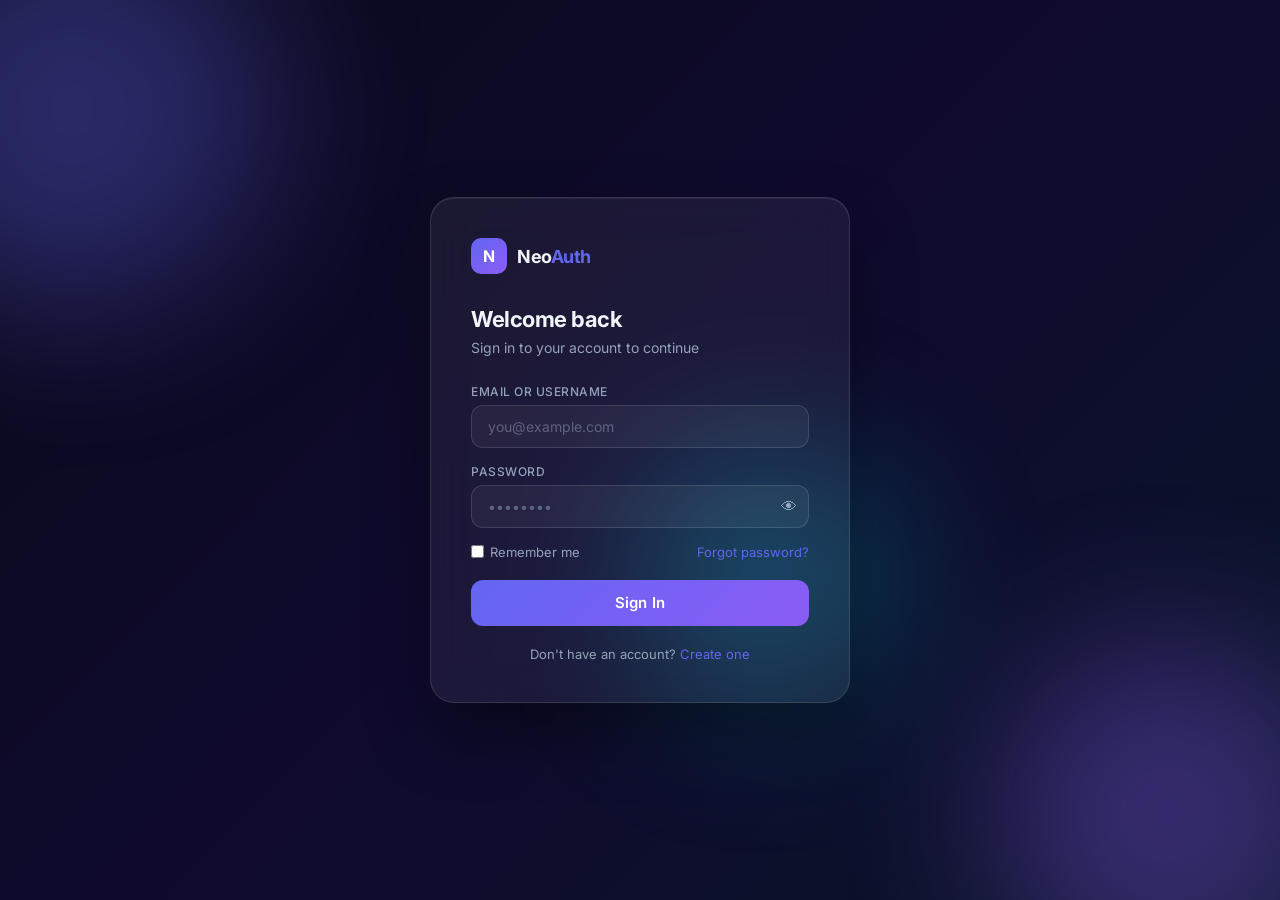
<file: Login-Authentication/index.html>
<!DOCTYPE html>
<html lang="en">
<head>
  <meta charset="UTF-8" />
  <meta name="viewport" content="width=device-width, initial-scale=1.0"/>
  <title>NeoAuth — Sign In</title>
  <link rel="stylesheet" href="style.css"/>
</head>
<body>
  <div class="bg">
    <div class="blob blob1"></div>
    <div class="blob blob2"></div>
    <div class="blob blob3"></div>
  </div>

  <div class="page">
    <div class="card">
      <div class="logo">
        <div class="logo-icon">N</div>
        <div class="logo-text">Neo<span>Auth</span></div>
      </div>

      <h1>Welcome back</h1>
      <p class="sub">Sign in to your account to continue</p>

      <div class="field">
        <label>Email or Username</label>
        <input id="identifier" type="text" placeholder="you@example.com" autocomplete="username"/>
      </div>

      <div class="field">
        <label>Password</label>
        <input id="pwd" type="password" placeholder="••••••••" autocomplete="current-password"/>
        <span class="eye" onclick="togglePwd('pwd')">👁</span>
      </div>

      <div class="row">
        <label><input id="remember" type="checkbox"/> Remember me</label>
        <a href="#">Forgot password?</a>
      </div>

      <button class="btn" onclick="login()">Sign In</button>

      <div class="footer-link">
        Don't have an account? <a href="signup.html" class="link">Create one</a>
      </div>
    </div>
  </div>

  <script src="script.js"></script>
</body>
</html>
</file>
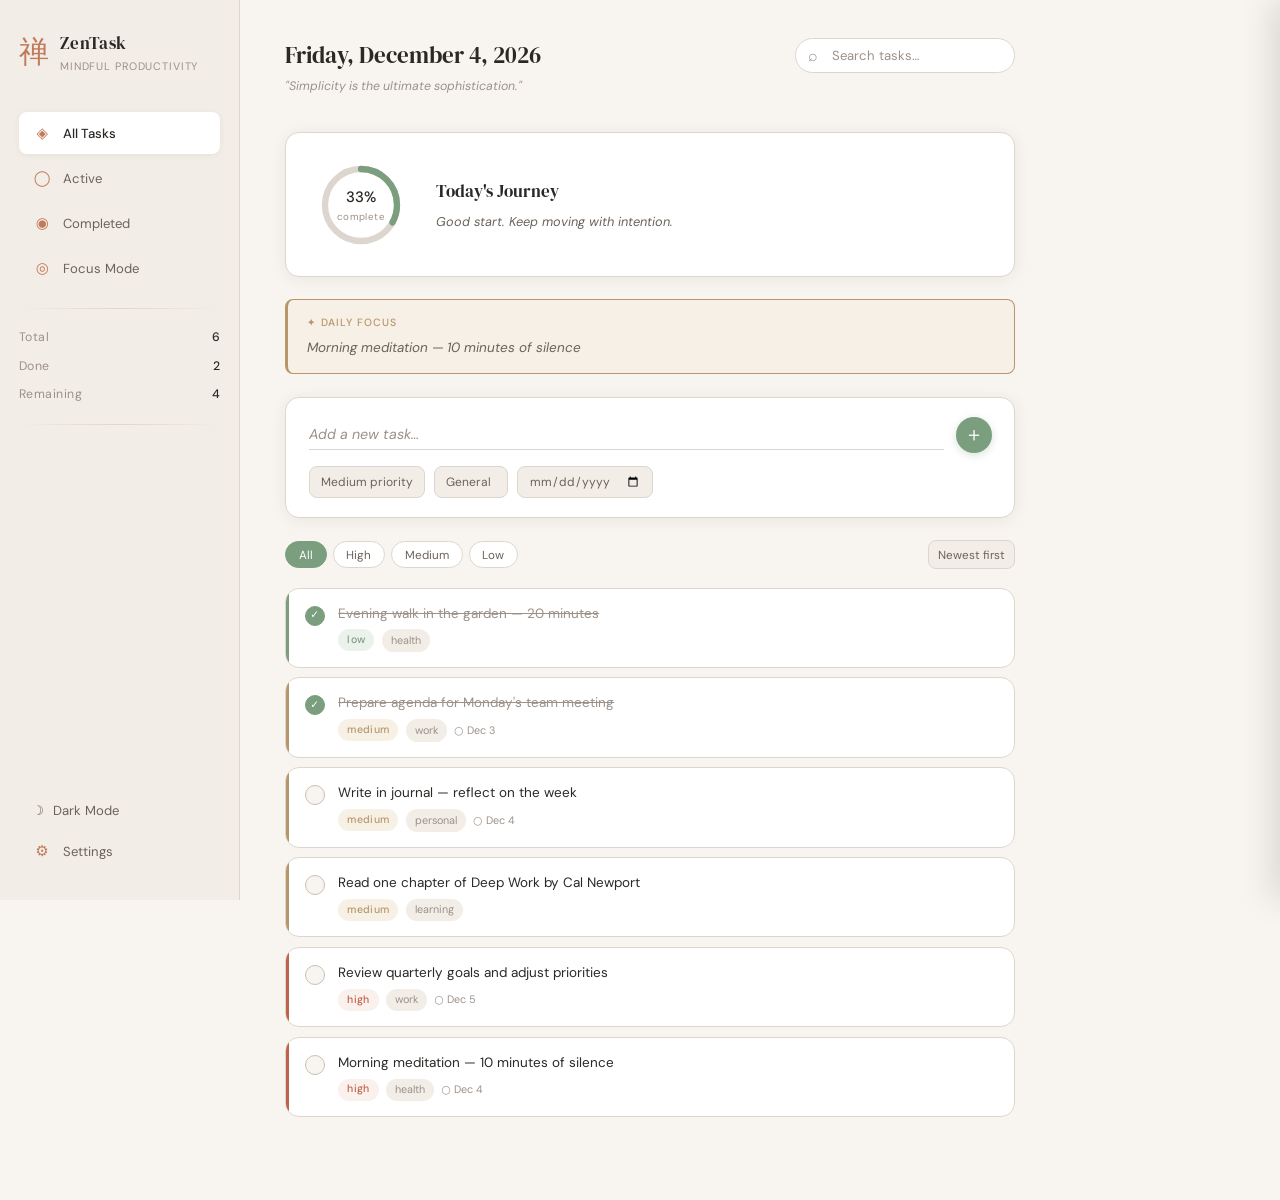
<file: Todo-App/index.html>
<!DOCTYPE html>
<html lang="en" data-theme="light">
<head>
  <meta charset="UTF-8"/>
  <meta name="viewport" content="width=device-width, initial-scale=1.0"/>
  <title>ZenTask — Mindful Productivity</title>
  <link rel="preconnect" href="https://fonts.googleapis.com"/>
  <link href="https://fonts.googleapis.com/css2?family=DM+Serif+Display:ital@0;1&family=DM+Sans:ital,wght@0,300;0,400;0,500;1,300&display=swap" rel="stylesheet"/>
  <link rel="stylesheet" href="style.css"/>
</head>
<body>

  <!-- SIDEBAR -->
  <aside class="sidebar" id="sidebar">
    <div class="sidebar-brand">
      <span class="brand-kanji">禅</span>
      <div>
        <div class="brand-name">ZenTask</div>
        <div class="brand-sub">mindful productivity</div>
      </div>
    </div>

    <nav class="sidebar-nav">
      <a href="#" class="nav-item active" data-view="all">
        <span class="nav-icon">◈</span>
        <span>All Tasks</span>
      </a>
      <a href="#" class="nav-item" data-view="active">
        <span class="nav-icon">◯</span>
        <span>Active</span>
      </a>
      <a href="#" class="nav-item" data-view="completed">
        <span class="nav-icon">◉</span>
        <span>Completed</span>
      </a>
      <a href="#" class="nav-item" data-view="focus">
        <span class="nav-icon">◎</span>
        <span>Focus Mode</span>
      </a>
    </nav>

    <div class="sidebar-divider"></div>

    <div class="sidebar-stats">
      <div class="stat-row">
        <span class="stat-label">Total</span>
        <span class="stat-val" id="stat-total">0</span>
      </div>
      <div class="stat-row">
        <span class="stat-label">Done</span>
        <span class="stat-val" id="stat-done">0</span>
      </div>
      <div class="stat-row">
        <span class="stat-label">Remaining</span>
        <span class="stat-val" id="stat-remaining">0</span>
      </div>
    </div>

    <div class="sidebar-divider"></div>

    <div class="sidebar-bottom">
      <button class="theme-toggle" id="themeToggle" title="Toggle dark mode">
        <span id="themeIcon">☽</span> Dark Mode
      </button>
      <button class="nav-item settings-btn" data-view="settings">
        <span class="nav-icon">⚙</span>
        <span>Settings</span>
      </button>
    </div>
  </aside>

  <!-- MOBILE HEADER -->
  <header class="mobile-header">
    <button class="menu-btn" id="menuBtn">☰</button>
    <span class="brand-name">ZenTask</span>
    <button class="theme-toggle-sm" id="themeToggleSm">☽</button>
  </header>

  <!-- MAIN CONTENT -->
  <main class="main" id="main">

    <!-- TOP BAR -->
    <div class="topbar">
      <div class="topbar-left">
        <div class="today-date" id="todayDate"></div>
        <div class="zen-quote" id="zenQuote"></div>
      </div>
      <div class="topbar-right">
        <div class="search-wrap">
          <span class="search-icon">⌕</span>
          <input type="text" id="searchInput" class="search-input" placeholder="Search tasks…" autocomplete="off"/>
        </div>
      </div>
    </div>

    <!-- PROGRESS SECTION -->
    <section class="progress-section" id="progressSection">
      <div class="progress-circle-wrap">
        <svg class="progress-ring" viewBox="0 0 100 100">
          <circle class="ring-bg" cx="50" cy="50" r="40"/>
          <circle class="ring-fill" id="ringFill" cx="50" cy="50" r="40"
            stroke-dasharray="251.2" stroke-dashoffset="251.2"/>
        </svg>
        <div class="progress-center">
          <div class="progress-pct" id="progressPct">0%</div>
          <div class="progress-label">complete</div>
        </div>
      </div>
      <div class="progress-text">
        <div class="progress-heading">Today's Journey</div>
        <p class="progress-desc" id="progressDesc">Begin with a single task. The path unfolds.</p>
      </div>
    </section>

    <!-- DAILY FOCUS -->
    <section class="focus-banner" id="focusBanner">
      <div class="focus-label">✦ Daily Focus</div>
      <div class="focus-task" id="focusTask">No focus task set. Mark a high-priority task to pin it here.</div>
    </section>

    <!-- ADD TASK FORM -->
    <section class="add-section">
      <div class="add-card" id="addCard">
        <div class="add-top">
          <input type="text" id="taskInput" class="task-input" placeholder="Add a new task…" maxlength="120" autocomplete="off"/>
          <button class="add-btn" id="addBtn" title="Add task (Enter)">＋</button>
        </div>
        <div class="add-meta">
          <select id="prioritySelect" class="meta-select">
            <option value="low">Low priority</option>
            <option value="medium" selected>Medium priority</option>
            <option value="high">High priority</option>
          </select>
          <select id="categorySelect" class="meta-select">
            <option value="general">General</option>
            <option value="work">Work</option>
            <option value="personal">Personal</option>
            <option value="health">Health</option>
            <option value="learning">Learning</option>
          </select>
          <input type="date" id="dueDateInput" class="meta-select" title="Due date"/>
        </div>
      </div>
    </section>

    <!-- FILTER BAR -->
    <div class="filter-bar">
      <div class="filter-chips">
        <button class="chip active" data-priority="all">All</button>
        <button class="chip" data-priority="high">High</button>
        <button class="chip" data-priority="medium">Medium</button>
        <button class="chip" data-priority="low">Low</button>
      </div>
      <div class="filter-right">
        <select id="sortSelect" class="meta-select sm">
          <option value="newest">Newest first</option>
          <option value="oldest">Oldest first</option>
          <option value="priority">By priority</option>
          <option value="due">By due date</option>
        </select>
      </div>
    </div>

    <!-- TASK LIST -->
    <section class="task-section">
      <div class="task-list" id="taskList">
        <!-- Tasks rendered by JS -->
      </div>
      <div class="empty-state" id="emptyState" style="display:none">
        <div class="empty-kanji">無</div>
        <div class="empty-title">Emptiness is potential</div>
        <div class="empty-sub">Add your first task to begin the journey.</div>
      </div>
    </section>

  </main>

  <!-- SETTINGS PANEL -->
  <div class="settings-overlay" id="settingsOverlay"></div>
  <aside class="settings-panel" id="settingsPanel">
    <div class="settings-header">
      <h2>Settings</h2>
      <button class="close-settings" id="closeSettings">✕</button>
    </div>
    <div class="settings-body">
      <div class="settings-group">
        <div class="settings-label">Clear all completed tasks</div>
        <button class="settings-btn-action danger" id="clearCompleted">Clear Completed</button>
      </div>
      <div class="settings-group">
        <div class="settings-label">Reset all tasks</div>
        <button class="settings-btn-action danger" id="resetAll">Reset Everything</button>
      </div>
      <div class="settings-group">
        <div class="settings-label">Keyboard shortcuts</div>
        <div class="shortcuts">
          <div class="shortcut-row"><kbd>Enter</kbd> Add task</div>
          <div class="shortcut-row"><kbd>Ctrl+F</kbd> Focus search</div>
          <div class="shortcut-row"><kbd>Ctrl+D</kbd> Toggle dark mode</div>
          <div class="shortcut-row"><kbd>Esc</kbd> Close panels</div>
        </div>
      </div>
      <div class="settings-group">
        <div class="settings-label">About ZenTask</div>
        <div class="about-text">Version 1.0 · Built with intention.<br/>Find clarity in simplicity.</div>
      </div>
    </div>
  </aside>

  <!-- EDIT MODAL -->
  <div class="modal-overlay" id="modalOverlay"></div>
  <div class="edit-modal" id="editModal">
    <div class="modal-header">
      <h3>Edit Task</h3>
      <button class="close-modal" id="closeModal">✕</button>
    </div>
    <div class="modal-body">
      <input type="text" id="editInput" class="task-input" maxlength="120" placeholder="Task name…"/>
      <div class="add-meta" style="margin-top:1rem">
        <select id="editPriority" class="meta-select">
          <option value="low">Low priority</option>
          <option value="medium">Medium priority</option>
          <option value="high">High priority</option>
        </select>
        <select id="editCategory" class="meta-select">
          <option value="general">General</option>
          <option value="work">Work</option>
          <option value="personal">Personal</option>
          <option value="health">Health</option>
          <option value="learning">Learning</option>
        </select>
        <input type="date" id="editDue" class="meta-select"/>
      </div>
    </div>
    <div class="modal-footer">
      <button class="btn-cancel" id="cancelEdit">Cancel</button>
      <button class="btn-save" id="saveEdit">Save Changes</button>
    </div>
  </div>

  <script src="script.js"></script>
</body>
</html>
</file>
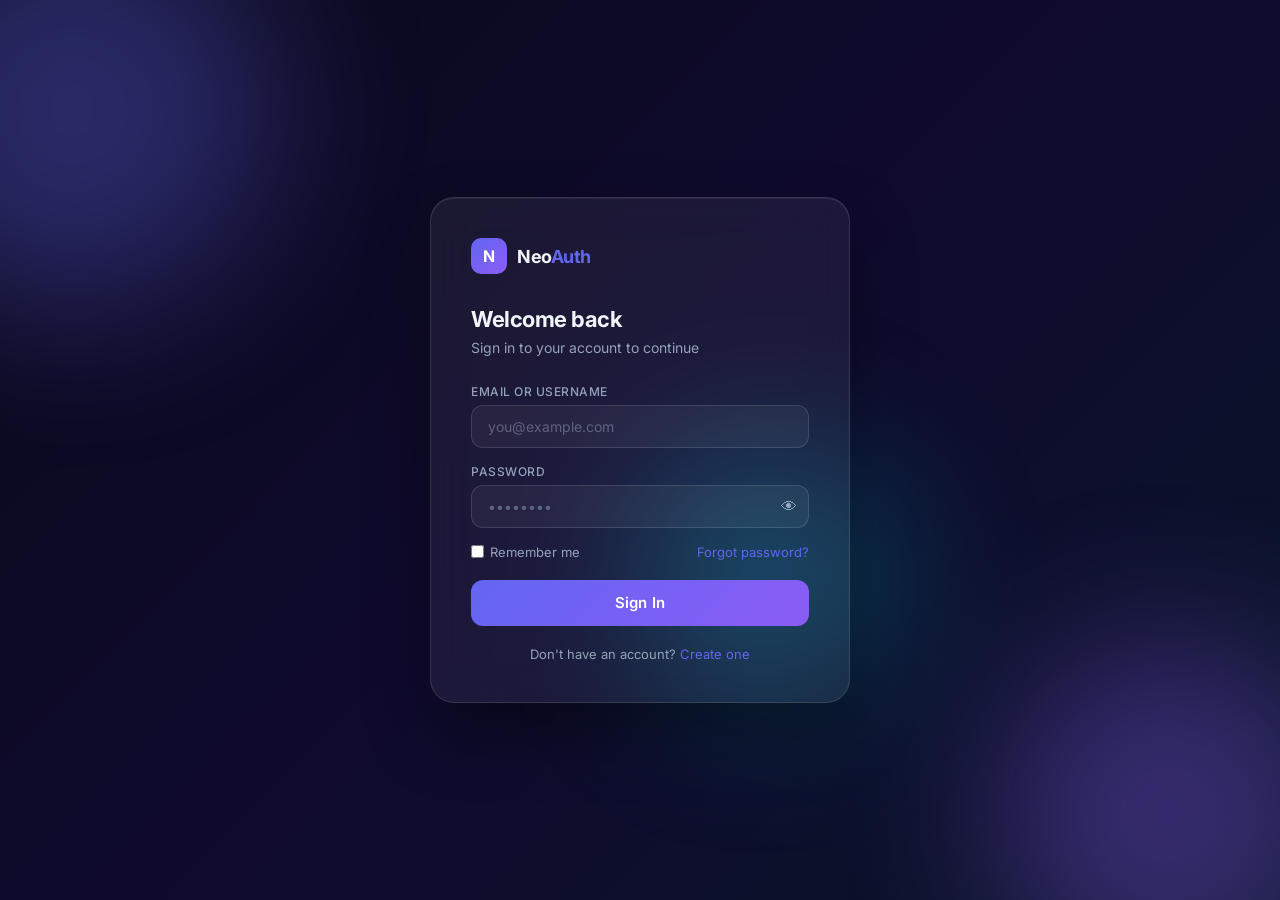
<file: Login-Authentication/dashboard.html>
<!DOCTYPE html>
<html lang="en">
<head>
  <meta charset="UTF-8"/>
  <meta name="viewport" content="width=device-width, initial-scale=1.0"/>
  <title>NeoAuth — Dashboard</title>
  <link rel="stylesheet" href="style.css"/>
</head>
<body>
  <div class="bg">
    <div class="blob blob1"></div>
    <div class="blob blob2"></div>
    <div class="blob blob3"></div>
  </div>

  <div class="dash-page">
    <header class="dash-header">
      <div class="dash-logo">
        <div class="logo-icon">N</div>
        <div class="logo-text">Neo<span style="color:var(--accent)">Auth</span></div>
      </div>
      <button class="logout-btn" onclick="logout()">Sign Out</button>
    </header>

    <div class="welcome">Good to see you, <span id="user-name">there</span> 👋</div>
    <p class="welcome-sub">Here's your session overview</p>

    <div class="grid">
      <div class="widget">
        <div class="widget-label">Status</div>
        <div><span class="badge green">● Authenticated</span></div>
        <div class="widget-sub" style="margin-top:8px">Session active</div>
      </div>
      <div class="widget">
        <div class="widget-label">Signed In At</div>
        <div class="widget-value" id="d-login">—</div>
        <div class="widget-sub" id="d-date">—</div>
      </div>
      <div class="widget">
        <div class="widget-label">Live Clock</div>
        <div class="widget-value" id="d-clock">—</div>
        <div class="widget-sub">Local time</div>
      </div>
    </div>

    <div class="profile-card">
      <div class="avatar" id="d-avatar">A</div>
      <div class="profile-info">
        <h3 id="d-name">—</h3>
        <p id="d-username">—</p>
        <p id="d-email">—</p>
      </div>
    </div>
  </div>

  <script src="script.js"></script>
  <script>initDashboard();</script>
</body>
</html>
</file>
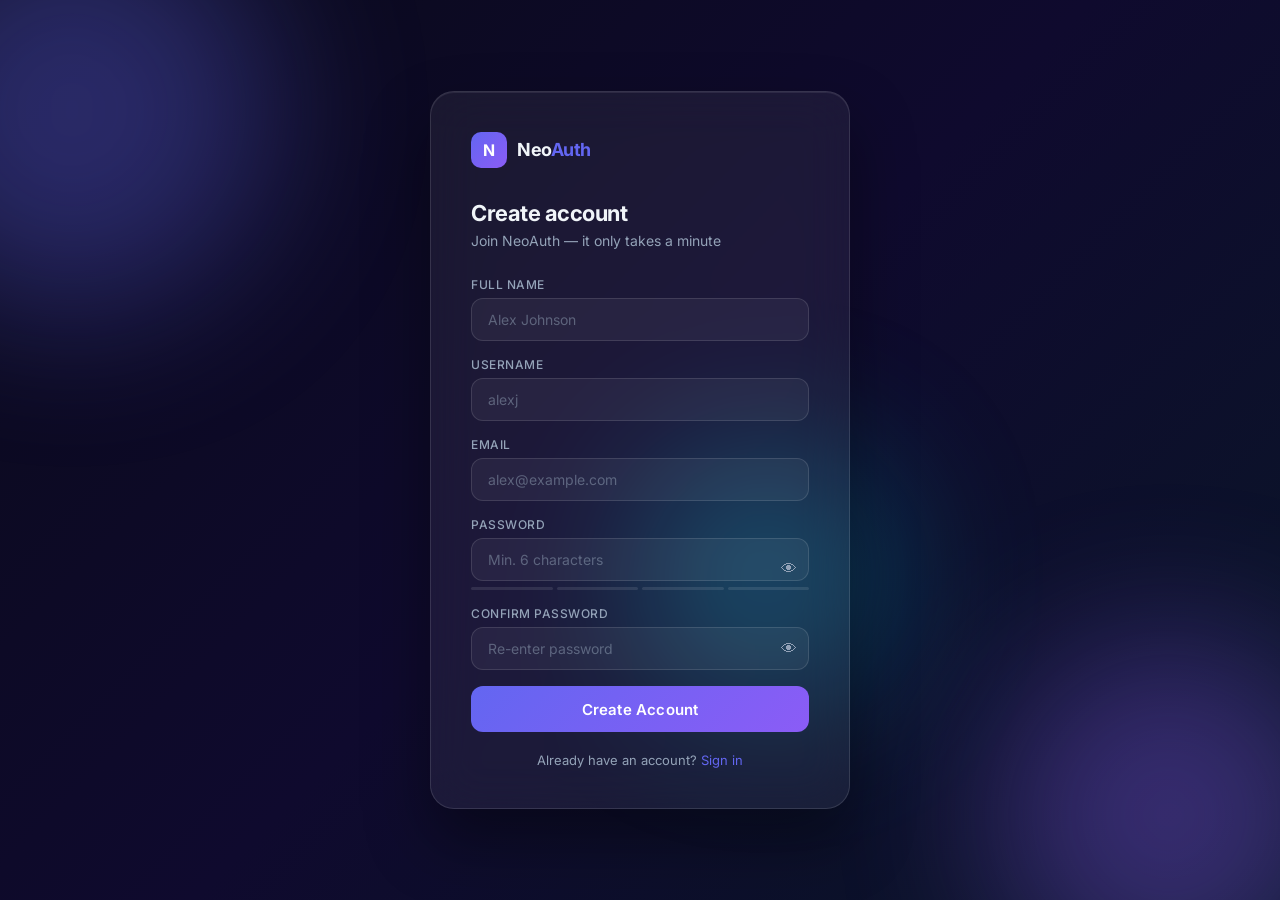
<file: Login-Authentication/signup.html>
<!DOCTYPE html>
<html lang="en">
<head>
  <meta charset="UTF-8"/>
  <meta name="viewport" content="width=device-width, initial-scale=1.0"/>
  <title>NeoAuth — Create Account</title>
  <link rel="stylesheet" href="style.css"/>
</head>
<body>
  <div class="bg">
    <div class="blob blob1"></div>
    <div class="blob blob2"></div>
    <div class="blob blob3"></div>
  </div>

  <div class="page">
    <div class="card">
      <div class="logo">
        <div class="logo-icon">N</div>
        <div class="logo-text">Neo<span>Auth</span></div>
      </div>

      <h1>Create account</h1>
      <p class="sub">Join NeoAuth — it only takes a minute</p>

      <div class="field">
        <label>Full Name</label>
        <input id="name" type="text" placeholder="Alex Johnson"/>
      </div>

      <div class="field">
        <label>Username</label>
        <input id="username" type="text" placeholder="alexj"/>
      </div>

      <div class="field">
        <label>Email</label>
        <input id="email" type="email" placeholder="alex@example.com"/>
      </div>

      <div class="field">
        <label>Password</label>
        <input id="pwd" type="password" placeholder="Min. 6 characters" oninput="updateStrength(this.value)"/>
        <span class="eye" onclick="togglePwd('pwd')">👁</span>
        <div class="strength-bar" id="strength">
          <span></span><span></span><span></span><span></span>
        </div>
      </div>

      <div class="field">
        <label>Confirm Password</label>
        <input id="cpwd" type="password" placeholder="Re-enter password"/>
        <span class="eye" onclick="togglePwd('cpwd')">👁</span>
      </div>

      <button class="btn" onclick="signup()">Create Account</button>

      <div class="footer-link">
        Already have an account? <a href="index.html" class="link">Sign in</a>
      </div>
    </div>
  </div>

  <script src="script.js"></script>
</body>
</html>
</file>
<file: Login-Authentication/style.css>
@import url('https://fonts.googleapis.com/css2?family=Inter:wght@300;400;500;600;700&display=swap');

*, *::before, *::after { box-sizing: border-box; margin: 0; padding: 0; }

:root {
  --glass: rgba(255,255,255,0.06);
  --glass-border: rgba(255,255,255,0.12);
  --accent: #6366f1;
  --accent2: #8b5cf6;
  --cyan: #06b6d4;
  --text: #f1f5f9;
  --muted: #94a3b8;
  --error: #f87171;
  --success: #34d399;
}

body {
  font-family: 'Inter', sans-serif;
  background: #0a0a1a;
  color: var(--text);
  min-height: 100vh;
  overflow-x: hidden;
}

/* Animated background */
.bg {
  position: fixed; inset: 0; z-index: 0;
  background: linear-gradient(135deg, #0a0a1a 0%, #0f0a2e 50%, #0a1628 100%);
}
.blob {
  position: absolute; border-radius: 50%;
  filter: blur(80px); opacity: 0.35; animation: drift 12s ease-in-out infinite;
}
.blob1 { width: 400px; height: 400px; background: #6366f1; top: -10%; left: -10%; animation-delay: 0s; }
.blob2 { width: 350px; height: 350px; background: #8b5cf6; bottom: -10%; right: -5%; animation-delay: -4s; }
.blob3 { width: 250px; height: 250px; background: #06b6d4; top: 50%; left: 50%; animation-delay: -8s; }

@keyframes drift {
  0%,100% { transform: translate(0,0) scale(1); }
  33% { transform: translate(30px,-30px) scale(1.05); }
  66% { transform: translate(-20px,20px) scale(0.95); }
}

/* Layout */
.page { position: relative; z-index: 1; min-height: 100vh; display: flex; align-items: center; justify-content: center; padding: 2rem; }

/* Card */
.card {
  background: var(--glass);
  border: 1px solid var(--glass-border);
  backdrop-filter: blur(24px);
  -webkit-backdrop-filter: blur(24px);
  border-radius: 24px;
  padding: 2.5rem;
  width: 100%; max-width: 420px;
  box-shadow: 0 32px 64px rgba(0,0,0,0.4), inset 0 1px 0 rgba(255,255,255,0.08);
}

/* Logo */
.logo { display: flex; align-items: center; gap: 10px; margin-bottom: 2rem; }
.logo-icon {
  width: 36px; height: 36px; border-radius: 10px;
  background: linear-gradient(135deg, var(--accent), var(--accent2));
  display: flex; align-items: center; justify-content: center;
  font-size: 16px; font-weight: 700; color: #fff;
}
.logo-text { font-size: 18px; font-weight: 700; letter-spacing: -0.5px; }
.logo-text span { color: var(--accent); }

.card h1 { font-size: 22px; font-weight: 700; margin-bottom: 0.4rem; letter-spacing: -0.5px; }
.card p.sub { color: var(--muted); font-size: 14px; margin-bottom: 1.75rem; }

/* Form */
.field { margin-bottom: 1rem; position: relative; }
.field label { display: block; font-size: 12px; font-weight: 500; color: var(--muted); margin-bottom: 6px; letter-spacing: 0.5px; text-transform: uppercase; }
.field input {
  width: 100%; padding: 0.75rem 1rem;
  background: rgba(255,255,255,0.05);
  border: 1px solid var(--glass-border);
  border-radius: 12px; color: var(--text);
  font-family: 'Inter', sans-serif; font-size: 14px;
  transition: border-color 0.2s, background 0.2s;
  outline: none;
}
.field input:focus { border-color: var(--accent); background: rgba(99,102,241,0.08); }
.field input::placeholder { color: rgba(148,163,184,0.5); }
.field .eye { position: absolute; right: 12px; bottom: 12px; cursor: pointer; color: var(--muted); font-size: 16px; user-select: none; }

/* Password strength */
.strength-bar { display: flex; gap: 4px; margin-top: 6px; }
.strength-bar span { flex: 1; height: 3px; border-radius: 99px; background: rgba(255,255,255,0.1); transition: background 0.3s; }
.strength-bar.s1 span:nth-child(1) { background: var(--error); }
.strength-bar.s2 span:nth-child(-n+2) { background: #f59e0b; }
.strength-bar.s3 span:nth-child(-n+3) { background: #3b82f6; }
.strength-bar.s4 span { background: var(--success); }

/* Extras */
.row { display: flex; justify-content: space-between; align-items: center; margin-bottom: 1.25rem; font-size: 13px; }
.row label { display: flex; align-items: center; gap: 6px; cursor: pointer; color: var(--muted); }
.row a, .link { color: var(--accent); text-decoration: none; font-size: 13px; }
.row a:hover, .link:hover { text-decoration: underline; }

/* Button */
.btn {
  width: 100%; padding: 0.85rem;
  background: linear-gradient(135deg, var(--accent), var(--accent2));
  border: none; border-radius: 12px;
  color: #fff; font-family: 'Inter', sans-serif;
  font-size: 15px; font-weight: 600;
  cursor: pointer; letter-spacing: 0.2px;
  transition: opacity 0.2s, transform 0.15s;
  position: relative; overflow: hidden;
}
.btn:hover { opacity: 0.9; transform: translateY(-1px); }
.btn:active { transform: scale(0.98); }
.btn:disabled { opacity: 0.6; cursor: not-allowed; }

.divider { text-align: center; color: var(--muted); font-size: 13px; margin: 1.25rem 0; }
.footer-link { text-align: center; margin-top: 1.25rem; font-size: 13px; color: var(--muted); }

/* Toast */
.toast {
  position: fixed; bottom: 2rem; left: 50%; transform: translateX(-50%) translateY(20px);
  padding: 0.75rem 1.5rem; border-radius: 12px;
  font-size: 14px; font-weight: 500;
  opacity: 0; transition: all 0.3s; z-index: 999; white-space: nowrap;
  backdrop-filter: blur(12px); border: 1px solid;
}
.toast.show { opacity: 1; transform: translateX(-50%) translateY(0); }
.toast.success { background: rgba(52,211,153,0.15); border-color: rgba(52,211,153,0.3); color: var(--success); }
.toast.error { background: rgba(248,113,113,0.15); border-color: rgba(248,113,113,0.3); color: var(--error); }

/* Dashboard */
.dash-page { position: relative; z-index: 1; min-height: 100vh; padding: 2rem; }
.dash-header {
  display: flex; justify-content: space-between; align-items: center;
  margin-bottom: 2.5rem; padding-bottom: 1.25rem;
  border-bottom: 1px solid var(--glass-border);
}
.dash-logo { display: flex; align-items: center; gap: 10px; }
.logout-btn {
  padding: 0.5rem 1.25rem; border-radius: 10px;
  background: rgba(248,113,113,0.1); border: 1px solid rgba(248,113,113,0.2);
  color: var(--error); font-size: 13px; font-weight: 500;
  cursor: pointer; font-family: 'Inter', sans-serif;
  transition: background 0.2s;
}
.logout-btn:hover { background: rgba(248,113,113,0.2); }

.welcome { font-size: 28px; font-weight: 700; letter-spacing: -0.5px; margin-bottom: 0.4rem; }
.welcome span { background: linear-gradient(90deg, var(--accent), var(--cyan)); -webkit-background-clip: text; -webkit-text-fill-color: transparent; }
.welcome-sub { color: var(--muted); font-size: 15px; margin-bottom: 2rem; }

.grid { display: grid; grid-template-columns: repeat(auto-fit, minmax(200px, 1fr)); gap: 1rem; margin-bottom: 1.5rem; }
.widget {
  background: var(--glass); border: 1px solid var(--glass-border);
  backdrop-filter: blur(16px); border-radius: 18px; padding: 1.5rem;
}
.widget-label { font-size: 11px; font-weight: 600; letter-spacing: 1px; text-transform: uppercase; color: var(--muted); margin-bottom: 0.75rem; }
.widget-value { font-size: 22px; font-weight: 700; letter-spacing: -0.5px; }
.widget-sub { font-size: 13px; color: var(--muted); margin-top: 4px; }
.badge { display: inline-flex; align-items: center; gap: 5px; padding: 4px 10px; border-radius: 99px; font-size: 12px; font-weight: 600; }
.badge.green { background: rgba(52,211,153,0.15); color: var(--success); }

.profile-card {
  background: var(--glass); border: 1px solid var(--glass-border);
  backdrop-filter: blur(16px); border-radius: 18px; padding: 1.75rem;
  display: flex; align-items: center; gap: 1.25rem;
}
.avatar {
  width: 56px; height: 56px; border-radius: 16px; flex-shrink: 0;
  background: linear-gradient(135deg, var(--accent), var(--cyan));
  display: flex; align-items: center; justify-content: center;
  font-size: 22px; font-weight: 700; color: #fff;
}
.profile-info h3 { font-size: 17px; font-weight: 600; margin-bottom: 3px; }
.profile-info p { font-size: 13px; color: var(--muted); }

@media (max-width: 480px) {
  .card { padding: 1.75rem; }
  .welcome { font-size: 22px; }
}
</file>
<file: Todo-App/style.css>
/* ============================================
   ZenTask — Japanese Zen Productivity
   Typography: DM Serif Display + DM Sans
   Palette: Off-white, Warm Beige, Charcoal,
            Sage Green, Terracotta
============================================ */

@import url('https://fonts.googleapis.com/css2?family=DM+Serif+Display:ital@0;1&family=DM+Sans:ital,wght@0,300;0,400;0,500;1,300&display=swap');

/* ---- CSS Variables ---- */
:root {
  --bg:          #F8F5F0;
  --bg2:         #F2EDE6;
  --bg3:         #EBE4DB;
  --surface:     #FFFFFF;
  --border:      #DDD6CE;
  --border2:     #C8BFB4;
  --text:        #2C2825;
  --text2:       #6B635A;
  --text3:       #9C9189;
  --sage:        #7A9E7E;
  --sage-light:  #EBF1EB;
  --sage-mid:    #A8C5AB;
  --terra:       #C17A5A;
  --terra-light: #F5EDE8;
  --gold:        #B8956A;
  --gold-light:  #F7F0E6;
  --high-color:  #C0624A;
  --high-bg:     #FAF0EC;
  --med-color:   #B8956A;
  --med-bg:      #F7F0E4;
  --low-color:   #7A9E7E;
  --low-bg:      #EBF1EB;
  --shadow:      0 2px 16px rgba(44,40,37,0.07);
  --shadow-sm:   0 1px 6px rgba(44,40,37,0.06);
  --radius:      14px;
  --radius-sm:   8px;
  --transition:  0.22s ease;
  --sidebar-w:   240px;
  --serif:       'DM Serif Display', Georgia, serif;
  --sans:        'DM Sans', system-ui, sans-serif;
}

[data-theme="dark"] {
  --bg:          #1A1714;
  --bg2:         #221F1B;
  --bg3:         #2A2520;
  --surface:     #2E2A25;
  --border:      #3D3830;
  --border2:     #4E4740;
  --text:        #EDE8E2;
  --text2:       #A09890;
  --text3:       #6B635A;
  --sage:        #7A9E7E;
  --sage-light:  #1E2E1F;
  --sage-mid:    #4A6E4D;
  --terra:       #C17A5A;
  --terra-light: #2A1E18;
  --gold:        #B8956A;
  --gold-light:  #2A2218;
  --high-bg:     #2A1C18;
  --med-bg:      #2A2218;
  --low-bg:      #1A2A1C;
  --shadow:      0 2px 20px rgba(0,0,0,0.35);
  --shadow-sm:   0 1px 8px rgba(0,0,0,0.25);
}

/* ---- Reset ---- */
*, *::before, *::after { box-sizing: border-box; margin: 0; padding: 0; }
html { font-size: 15px; }
body {
  font-family: var(--sans);
  background: var(--bg);
  color: var(--text);
  display: flex;
  min-height: 100vh;
  transition: background var(--transition), color var(--transition);
  line-height: 1.6;
}
a { text-decoration: none; color: inherit; }
button { font-family: var(--sans); cursor: pointer; border: none; background: none; }
input, select { font-family: var(--sans); }
::selection { background: var(--sage-light); color: var(--text); }

/* ---- Custom Scrollbar ---- */
::-webkit-scrollbar { width: 5px; }
::-webkit-scrollbar-track { background: var(--bg); }
::-webkit-scrollbar-thumb { background: var(--border2); border-radius: 99px; }

/* ============================================
   SIDEBAR
============================================ */
.sidebar {
  width: var(--sidebar-w);
  min-height: 100vh;
  background: var(--bg2);
  border-right: 1px solid var(--border);
  display: flex;
  flex-direction: column;
  padding: 2rem 1.25rem;
  position: sticky;
  top: 0;
  height: 100vh;
  overflow-y: auto;
  flex-shrink: 0;
  transition: background var(--transition), border-color var(--transition);
}

.sidebar-brand {
  display: flex;
  align-items: center;
  gap: 0.75rem;
  margin-bottom: 2.5rem;
}
.brand-kanji {
  font-family: var(--serif);
  font-size: 2rem;
  color: var(--terra);
  line-height: 1;
  flex-shrink: 0;
}
.brand-name {
  font-family: var(--serif);
  font-size: 1.15rem;
  color: var(--text);
  letter-spacing: 0.02em;
}
.brand-sub {
  font-size: 0.72rem;
  color: var(--text3);
  letter-spacing: 0.08em;
  text-transform: uppercase;
}

/* Nav */
.sidebar-nav { display: flex; flex-direction: column; gap: 0.2rem; }

.nav-item {
  display: flex;
  align-items: center;
  gap: 0.7rem;
  padding: 0.6rem 0.9rem;
  border-radius: var(--radius-sm);
  color: var(--text2);
  font-size: 0.875rem;
  font-weight: 400;
  transition: background var(--transition), color var(--transition);
  cursor: pointer;
  border: none;
  background: none;
  width: 100%;
  text-align: left;
}
.nav-item:hover { background: var(--bg3); color: var(--text); }
.nav-item.active { background: var(--surface); color: var(--text); box-shadow: var(--shadow-sm); font-weight: 500; }
.nav-icon { font-size: 1rem; width: 20px; text-align: center; color: var(--terra); }

/* Divider — bamboo-inspired */
.sidebar-divider {
  height: 1px;
  background: linear-gradient(90deg, transparent, var(--border), transparent);
  margin: 1.25rem 0;
}

/* Stats */
.sidebar-stats { display: flex; flex-direction: column; gap: 0.6rem; }
.stat-row {
  display: flex;
  justify-content: space-between;
  align-items: center;
  font-size: 0.82rem;
}
.stat-label { color: var(--text3); letter-spacing: 0.04em; }
.stat-val { font-weight: 500; color: var(--text); font-variant-numeric: tabular-nums; }

.sidebar-bottom { margin-top: auto; display: flex; flex-direction: column; gap: 0.3rem; }
.theme-toggle {
  display: flex; align-items: center; gap: 0.6rem;
  padding: 0.55rem 0.9rem;
  border-radius: var(--radius-sm);
  color: var(--text2); font-size: 0.875rem;
  transition: background var(--transition), color var(--transition);
  width: 100%;
}
.theme-toggle:hover { background: var(--bg3); color: var(--text); }

/* ============================================
   MOBILE HEADER
============================================ */
.mobile-header {
  display: none;
  position: fixed; top: 0; left: 0; right: 0; z-index: 200;
  background: var(--bg2);
  border-bottom: 1px solid var(--border);
  padding: 0.75rem 1.25rem;
  align-items: center;
  justify-content: space-between;
}
.menu-btn, .theme-toggle-sm {
  background: none; border: none; font-size: 1.2rem;
  color: var(--text2); cursor: pointer; padding: 0.25rem;
}

/* ============================================
   MAIN AREA
============================================ */
.main {
  flex: 1;
  padding: 2.5rem 3rem;
  max-width: 820px;
  overflow-y: auto;
}

/* ---- Topbar ---- */
.topbar {
  display: flex;
  justify-content: space-between;
  align-items: flex-start;
  margin-bottom: 2.5rem;
  gap: 1rem;
  flex-wrap: wrap;
}
.today-date {
  font-family: var(--serif);
  font-size: 1.5rem;
  color: var(--text);
  margin-bottom: 0.2rem;
}
.zen-quote {
  font-size: 0.82rem;
  color: var(--text3);
  font-style: italic;
  max-width: 380px;
  line-height: 1.5;
}

/* Search */
.search-wrap {
  position: relative;
  display: flex;
  align-items: center;
}
.search-icon {
  position: absolute;
  left: 0.85rem;
  color: var(--text3);
  font-size: 1.05rem;
  pointer-events: none;
}
.search-input {
  background: var(--surface);
  border: 1px solid var(--border);
  border-radius: 99px;
  padding: 0.55rem 1.1rem 0.55rem 2.4rem;
  font-size: 0.875rem;
  color: var(--text);
  width: 220px;
  transition: border-color var(--transition), box-shadow var(--transition);
  outline: none;
}
.search-input:focus { border-color: var(--sage); box-shadow: 0 0 0 3px var(--sage-light); }
.search-input::placeholder { color: var(--text3); }

/* ---- Progress Section ---- */
.progress-section {
  display: flex;
  align-items: center;
  gap: 2rem;
  background: var(--surface);
  border: 1px solid var(--border);
  border-radius: var(--radius);
  padding: 1.75rem 2rem;
  margin-bottom: 1.5rem;
  box-shadow: var(--shadow);
  transition: background var(--transition);
}
.progress-circle-wrap {
  position: relative;
  width: 90px;
  height: 90px;
  flex-shrink: 0;
}
.progress-ring { width: 90px; height: 90px; transform: rotate(-90deg); }
.ring-bg { fill: none; stroke: var(--border); stroke-width: 7; }
.ring-fill {
  fill: none;
  stroke: var(--sage);
  stroke-width: 7;
  stroke-linecap: round;
  transition: stroke-dashoffset 0.7s ease;
}
.progress-center {
  position: absolute;
  top: 50%; left: 50%;
  transform: translate(-50%, -50%);
  text-align: center;
}
.progress-pct { font-size: 1rem; font-weight: 500; color: var(--text); }
.progress-label { font-size: 0.65rem; color: var(--text3); letter-spacing: 0.05em; }
.progress-heading {
  font-family: var(--serif);
  font-size: 1.15rem;
  color: var(--text);
  margin-bottom: 0.4rem;
}
.progress-desc { font-size: 0.85rem; color: var(--text2); font-style: italic; line-height: 1.5; }

/* ---- Focus Banner ---- */
.focus-banner {
  background: var(--gold-light);
  border: 1px solid var(--gold);
  border-left: 3px solid var(--gold);
  border-radius: var(--radius-sm);
  padding: 1rem 1.25rem;
  margin-bottom: 1.5rem;
  transition: background var(--transition);
}
.focus-label {
  font-size: 0.7rem;
  font-weight: 500;
  letter-spacing: 0.1em;
  text-transform: uppercase;
  color: var(--gold);
  margin-bottom: 0.3rem;
}
.focus-task { font-size: 0.9rem; color: var(--text2); font-style: italic; }

/* ---- Add Section ---- */
.add-section { margin-bottom: 1.5rem; }
.add-card {
  background: var(--surface);
  border: 1px solid var(--border);
  border-radius: var(--radius);
  padding: 1.25rem 1.5rem;
  box-shadow: var(--shadow);
  transition: border-color var(--transition), background var(--transition);
}
.add-card:focus-within { border-color: var(--sage-mid); }
.add-top { display: flex; gap: 0.75rem; align-items: center; margin-bottom: 0.9rem; }
.task-input {
  flex: 1;
  background: none;
  border: none;
  border-bottom: 1px solid var(--border);
  padding: 0.4rem 0;
  font-size: 0.95rem;
  color: var(--text);
  outline: none;
  transition: border-color var(--transition);
}
.task-input:focus { border-bottom-color: var(--sage); }
.task-input::placeholder { color: var(--text3); font-style: italic; }
.add-btn {
  width: 36px; height: 36px;
  border-radius: 50%;
  background: var(--sage);
  color: #fff;
  font-size: 1.3rem;
  line-height: 1;
  display: flex; align-items: center; justify-content: center;
  flex-shrink: 0;
  transition: background var(--transition), transform 0.15s;
  box-shadow: 0 2px 8px rgba(122,158,126,0.3);
}
.add-btn:hover { background: var(--sage-mid); transform: scale(1.07); }
.add-btn:active { transform: scale(0.95); }

/* Meta row */
.add-meta { display: flex; gap: 0.6rem; flex-wrap: wrap; }
.meta-select {
  background: var(--bg2);
  border: 1px solid var(--border);
  border-radius: var(--radius-sm);
  padding: 0.4rem 0.75rem;
  font-size: 0.8rem;
  color: var(--text2);
  outline: none;
  cursor: pointer;
  transition: border-color var(--transition);
  appearance: none;
  -webkit-appearance: none;
}
.meta-select:focus { border-color: var(--sage); }
.meta-select.sm { font-size: 0.78rem; padding: 0.35rem 0.6rem; }

/* ---- Filter Bar ---- */
.filter-bar {
  display: flex;
  justify-content: space-between;
  align-items: center;
  margin-bottom: 1.25rem;
  flex-wrap: wrap;
  gap: 0.6rem;
}
.filter-chips { display: flex; gap: 0.4rem; flex-wrap: wrap; }
.chip {
  padding: 0.3rem 0.85rem;
  border-radius: 99px;
  border: 1px solid var(--border);
  font-size: 0.78rem;
  color: var(--text2);
  background: var(--surface);
  transition: all var(--transition);
  cursor: pointer;
}
.chip:hover { border-color: var(--sage-mid); color: var(--sage); }
.chip.active { background: var(--sage); border-color: var(--sage); color: #fff; }
.filter-right { display: flex; align-items: center; }

/* ============================================
   TASK CARDS
============================================ */
.task-section { padding-bottom: 3rem; }
.task-list { display: flex; flex-direction: column; gap: 0.65rem; }

.task-card {
  background: var(--surface);
  border: 1px solid var(--border);
  border-radius: var(--radius);
  padding: 1rem 1.25rem;
  display: flex;
  align-items: flex-start;
  gap: 0.9rem;
  transition: box-shadow var(--transition), border-color var(--transition), transform var(--transition), background var(--transition);
  animation: fadeSlide 0.3s ease both;
  position: relative;
  overflow: hidden;
}
.task-card::before {
  content: '';
  position: absolute;
  left: 0; top: 0; bottom: 0;
  width: 3px;
  border-radius: 99px 0 0 99px;
  background: var(--border2);
  transition: background var(--transition);
}
.task-card.high::before { background: var(--high-color); }
.task-card.medium::before { background: var(--med-color); }
.task-card.low::before { background: var(--low-color); }
.task-card:hover { box-shadow: var(--shadow); border-color: var(--border2); transform: translateY(-1px); }
.task-card.completed { opacity: 0.55; }
.task-card.completed .task-text { text-decoration: line-through; color: var(--text3); }

@keyframes fadeSlide {
  from { opacity: 0; transform: translateY(8px); }
  to   { opacity: 1; transform: translateY(0); }
}

/* Checkbox */
.task-check {
  width: 20px; height: 20px;
  border-radius: 50%;
  border: 1.5px solid var(--border2);
  flex-shrink: 0;
  margin-top: 2px;
  cursor: pointer;
  display: flex; align-items: center; justify-content: center;
  transition: background var(--transition), border-color var(--transition);
  background: var(--bg);
  font-size: 0.7rem;
  color: transparent;
}
.task-check:hover { border-color: var(--sage); }
.task-check.checked { background: var(--sage); border-color: var(--sage); color: #fff; }

/* Task body */
.task-body { flex: 1; min-width: 0; }
.task-text {
  font-size: 0.9rem;
  color: var(--text);
  line-height: 1.5;
  margin-bottom: 0.35rem;
  word-break: break-word;
}
.task-meta-row { display: flex; align-items: center; gap: 0.5rem; flex-wrap: wrap; }
.task-tag {
  display: inline-flex; align-items: center;
  padding: 0.18rem 0.6rem;
  border-radius: 99px;
  font-size: 0.7rem;
  font-weight: 500;
  letter-spacing: 0.03em;
}
.tag-high   { background: var(--high-bg); color: var(--high-color); }
.tag-medium { background: var(--med-bg);  color: var(--med-color); }
.tag-low    { background: var(--low-bg);  color: var(--low-color); }
.task-cat {
  font-size: 0.72rem;
  color: var(--text3);
  padding: 0.18rem 0.6rem;
  background: var(--bg2);
  border-radius: 99px;
}
.task-due {
  font-size: 0.72rem;
  color: var(--text3);
  display: flex; align-items: center; gap: 0.25rem;
}
.task-due.overdue { color: var(--high-color); }

/* Task actions */
.task-actions { display: flex; gap: 0.3rem; opacity: 0; transition: opacity var(--transition); }
.task-card:hover .task-actions { opacity: 1; }
.action-btn {
  width: 28px; height: 28px;
  border-radius: var(--radius-sm);
  display: flex; align-items: center; justify-content: center;
  font-size: 0.8rem;
  color: var(--text3);
  transition: background var(--transition), color var(--transition);
  cursor: pointer;
}
.action-btn:hover { background: var(--bg2); color: var(--text); }
.action-btn.delete:hover { background: var(--high-bg); color: var(--high-color); }

/* ---- Empty State ---- */
.empty-state { text-align: center; padding: 4rem 2rem; }
.empty-kanji {
  font-family: var(--serif);
  font-size: 5rem;
  color: var(--border2);
  line-height: 1;
  margin-bottom: 1rem;
}
.empty-title { font-family: var(--serif); font-size: 1.3rem; color: var(--text2); margin-bottom: 0.5rem; }
.empty-sub { font-size: 0.85rem; color: var(--text3); font-style: italic; }

/* ============================================
   SETTINGS PANEL (slide-in)
============================================ */
.settings-overlay, .modal-overlay {
  position: fixed; inset: 0;
  background: rgba(0,0,0,0.25);
  z-index: 300;
  opacity: 0; pointer-events: none;
  transition: opacity var(--transition);
}
.settings-overlay.open, .modal-overlay.open { opacity: 1; pointer-events: all; }

.settings-panel {
  position: fixed; top: 0; right: 0; bottom: 0;
  width: 320px;
  background: var(--bg);
  border-left: 1px solid var(--border);
  z-index: 301;
  transform: translateX(100%);
  transition: transform 0.3s ease, background var(--transition);
  overflow-y: auto;
  padding: 1.75rem 1.5rem;
  box-shadow: -8px 0 32px rgba(0,0,0,0.12);
}
.settings-panel.open { transform: translateX(0); }
.settings-header {
  display: flex; justify-content: space-between; align-items: center;
  margin-bottom: 2rem;
}
.settings-header h2 { font-family: var(--serif); font-size: 1.3rem; }
.close-settings {
  font-size: 1rem; color: var(--text3); cursor: pointer;
  padding: 0.25rem 0.5rem;
  border-radius: var(--radius-sm);
  transition: background var(--transition);
}
.close-settings:hover { background: var(--bg3); color: var(--text); }

.settings-group { margin-bottom: 2rem; }
.settings-label {
  font-size: 0.78rem;
  font-weight: 500;
  letter-spacing: 0.06em;
  text-transform: uppercase;
  color: var(--text3);
  margin-bottom: 0.75rem;
}
.settings-btn-action {
  padding: 0.6rem 1.1rem;
  border-radius: var(--radius-sm);
  font-size: 0.85rem;
  font-weight: 500;
  cursor: pointer;
  transition: all var(--transition);
  border: 1px solid;
}
.settings-btn-action.danger {
  background: var(--high-bg);
  border-color: rgba(192,98,74,0.25);
  color: var(--high-color);
}
.settings-btn-action.danger:hover {
  background: var(--high-color); color: #fff;
}
.shortcuts { display: flex; flex-direction: column; gap: 0.5rem; }
.shortcut-row {
  display: flex; align-items: center; gap: 0.75rem;
  font-size: 0.83rem; color: var(--text2);
}
kbd {
  background: var(--bg3); border: 1px solid var(--border2);
  border-radius: 5px; padding: 0.15rem 0.45rem;
  font-size: 0.75rem; font-family: var(--sans);
  color: var(--text);
}
.about-text { font-size: 0.83rem; color: var(--text3); line-height: 1.7; font-style: italic; }

/* ============================================
   EDIT MODAL
============================================ */
.edit-modal {
  position: fixed;
  top: 50%; left: 50%;
  transform: translate(-50%, -48%);
  width: 90%; max-width: 480px;
  background: var(--bg);
  border: 1px solid var(--border);
  border-radius: var(--radius);
  z-index: 302;
  box-shadow: 0 24px 60px rgba(0,0,0,0.2);
  padding: 1.75rem;
  opacity: 0; pointer-events: none;
  transition: opacity 0.2s ease, transform 0.2s ease, background var(--transition);
}
.edit-modal.open {
  opacity: 1; pointer-events: all;
  transform: translate(-50%, -50%);
}
.modal-header {
  display: flex; justify-content: space-between; align-items: center;
  margin-bottom: 1.5rem;
}
.modal-header h3 { font-family: var(--serif); font-size: 1.2rem; }
.close-modal {
  font-size: 1rem; color: var(--text3); cursor: pointer;
  padding: 0.2rem 0.45rem; border-radius: var(--radius-sm);
  transition: background var(--transition);
}
.close-modal:hover { background: var(--bg3); }
.modal-footer {
  display: flex; justify-content: flex-end; gap: 0.75rem;
  margin-top: 1.5rem;
}
.btn-cancel {
  padding: 0.6rem 1.2rem; border-radius: var(--radius-sm);
  font-size: 0.875rem; color: var(--text2);
  background: var(--bg2); border: 1px solid var(--border);
  transition: background var(--transition);
}
.btn-cancel:hover { background: var(--bg3); }
.btn-save {
  padding: 0.6rem 1.4rem; border-radius: var(--radius-sm);
  font-size: 0.875rem; color: #fff;
  background: var(--sage); border: 1px solid var(--sage);
  transition: background var(--transition), transform 0.15s;
  font-weight: 500;
}
.btn-save:hover { background: var(--sage-mid); transform: translateY(-1px); }

/* ============================================
   RESPONSIVE
============================================ */
@media (max-width: 820px) {
  .main { padding: 1.5rem; }
  .progress-section { padding: 1.25rem 1.5rem; }
}

@media (max-width: 640px) {
  .sidebar { display: none; }
  .sidebar.mobile-open {
    display: flex;
    position: fixed;
    z-index: 400;
    height: 100%;
    top: 0; left: 0;
    box-shadow: 8px 0 32px rgba(0,0,0,0.15);
  }
  .mobile-header { display: flex; }
  .main { padding: 1.25rem; padding-top: 4.5rem; }
  .topbar { flex-direction: column; }
  .search-input { width: 100%; }
  .progress-section { flex-direction: column; text-align: center; gap: 1rem; }
  .task-actions { opacity: 1; }
  .settings-panel { width: 100%; }
}
</file>
